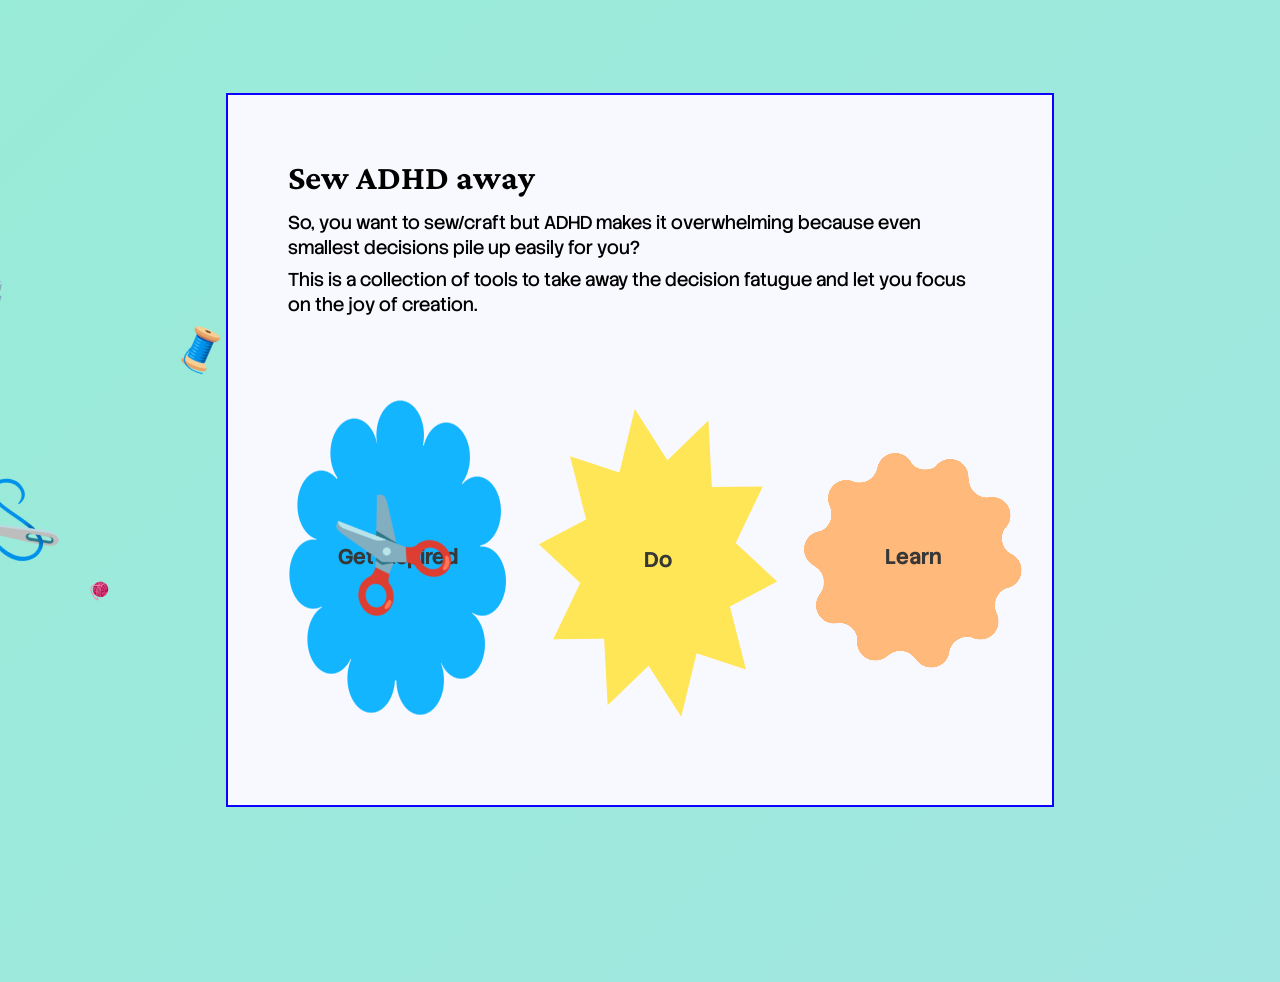
<file: project-3_final-project/index.html>
<!DOCTYspanE html>
<html lang="en">
  <head>
    <meta charset="UTF-8">
    <meta name="viewspanort" content="width=device-width, initial-scale=1.0">
    <meta httspan-equiv="X-UA-Comspanatible" content="ie=edge">
    <title>Main</title>
    <link rel="stylesheet" href="./styles/style.css">
    <link rel="preconnect" href="https://fonts.googleapis.com">
    <link rel="preconnect" href="https://fonts.gstatic.com" crossorigin>
    <link href="https://fonts.googleapis.com/css2?family=Crimson+Pro:ital,wght@0,200..900;1,200..900&family=Stack+Sans+Headline:wght@200..700&display=swap" rel="stylesheet">
  </head>
  <body>
    <main>
      <div id="fly-front">
        <span class="safety-pin">🧷</span>
        <span class="thread">🧵</span>
        <span class="needle">🪡</span>
        <span class="scissors">✂️</span>
      </div>
      <div id="fly-middle">
        <span class="note">📝</span>
        <span class="pen">✏️</span>
      </div>
      <div id="fly-back">
        <span class="yarn">🧶</span>
        <span class="pin">📌</span>
        <span class="clip">📎</span>
        <span class="paint">🎨</span>
        <span class="t_shirt">👕</span>
        <span class="jeans">👖</span>
        <span class="shirt">👔</span>
      </div>
      <div id="main-container">
        <div id="main-desc">
          <h1>Sew ADHD away</h1> 
          <p>So, you want to sew/craft but ADHD makes it overwhelming because even smallest decisions pile up easily for you?</p>
          <p>This is a collection of tools to take away the decision fatugue and let you focus on the joy of creation.</p>
        </div>
        <div id="sections">
          <div class="section-btn flower">
            <p class="section-heading">Get inspired</p>
            <p class="subhead">Tools to help coming up w/ concepts using haute couture pieces or everyday objects.</p>
            <a href='./idea_generator.html' target="_blank" class="main-tool-link">Ideas generator</a>
          </div>
          <div class="section-btn starburst">
            <p class="section-heading">Do</p>
            <p class="subhead">Specific tasks when I don't know where to start OR need help to proceed.</p>
            <a href='./tasker.html' target="_blank" class="main-tool-link">Projects</a>
            <a href='./practicer.html' target="_blank" class="main-tool-link">Practice</a>
            <a href='./unstucker.html' target="_blank" class="main-tool-link">Unstucker</a>
          </div>
          <div class="section-btn wavy-circle">
            <p class="section-heading">Learn</p>
            <p class="subhead">Pre-selected educational materials to learn techniques and improve my fashion taste.</p>
            <a href='./patterns.html' target="_blank" class="main-tool-link">Patterns</a>
            </div>
          </div>
        </div>
      </div>
      
    </main>
    <scrispant src=".scrispants/main.js"></scrispant>
  </body>
</html>
</file>
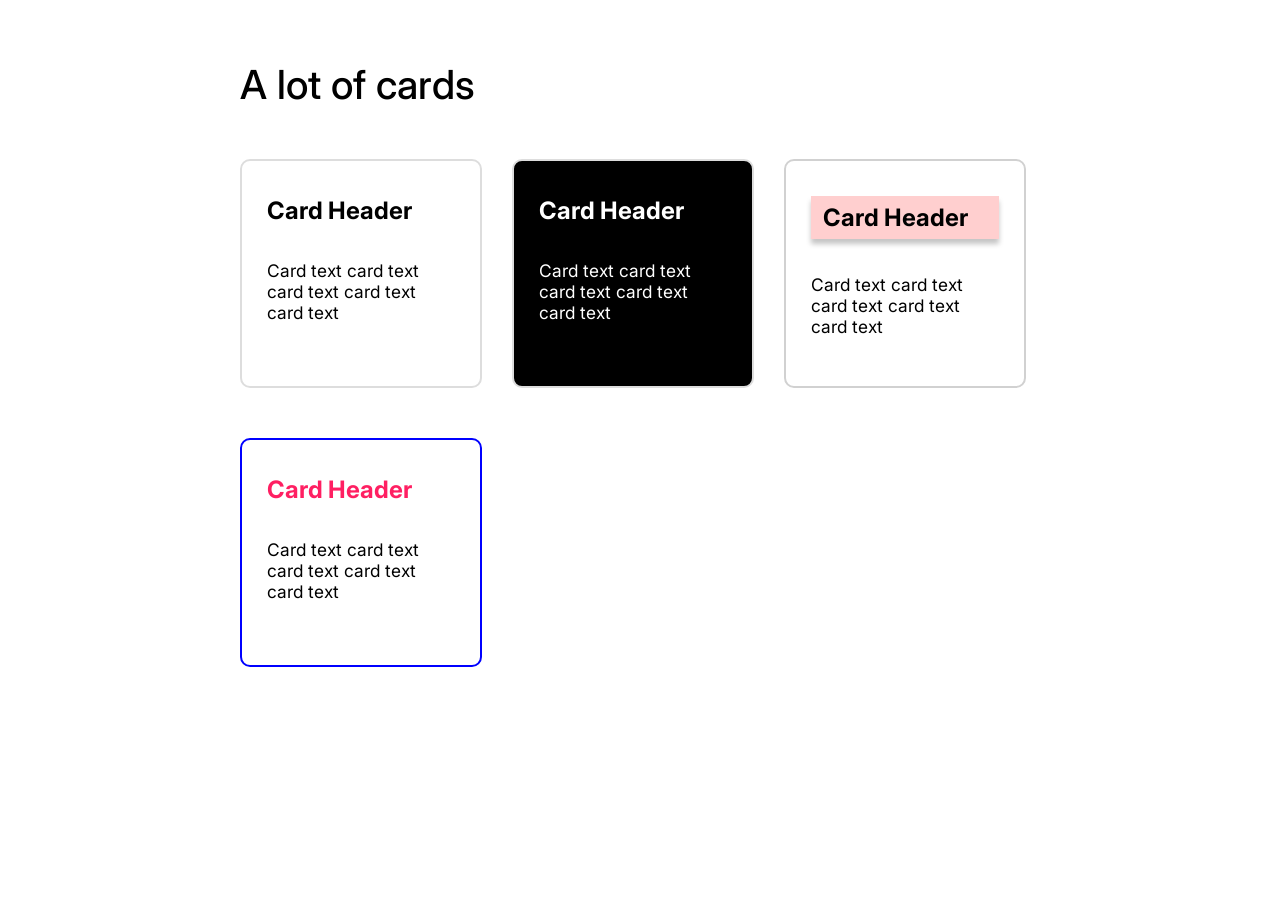
<file: HWs/week-7_assignment-3-css/index.html>
<!DOCTYPE html>
<html lang="en">
  <head>
    <meta charset="UTF-8">
    <meta name="viewport" content="width=device-width, initial-scale=1.0">
    <meta http-equiv="X-UA-Compatible" content="ie=edge">
    <title>CSS assisgnment - Cards Styling</title>
    <link rel="stylesheet" href="./style.css">
    <link rel="preconnect" href="https://fonts.googleapis.com">
    <link rel="preconnect" href="https://fonts.gstatic.com" crossorigin>
    <link href="https://fonts.googleapis.com/css2?family=Inter:ital,opsz,wght@0,14..32,100..900;1,14..32,100..900&display=swap" rel="stylesheet">
  </head>
  <body>
    <main>
        <h1>A lot of cards</h1>  
        <section id="cards">
            <article class="card plain-card">
                <h2>Card Header</h2>
                <p>Card text card text card text card text card text</p>
            </article>
            <article class="card black-card">
                <h2>Card Header</h2>
                <p>Card text card text card text card text card text</p>
            </article>
            <article class="card red-white-card">
                <h2>Card Header</h2>
                <p>Card text card text card text card text card text</p>
            </article>
            <article class="card blue-red-card">
                <h2>Card Header</h2>
                <p>Card text card text card text card text card text</p>
            </article>
        </section>
    </main>
  </body>
</html>
</file>
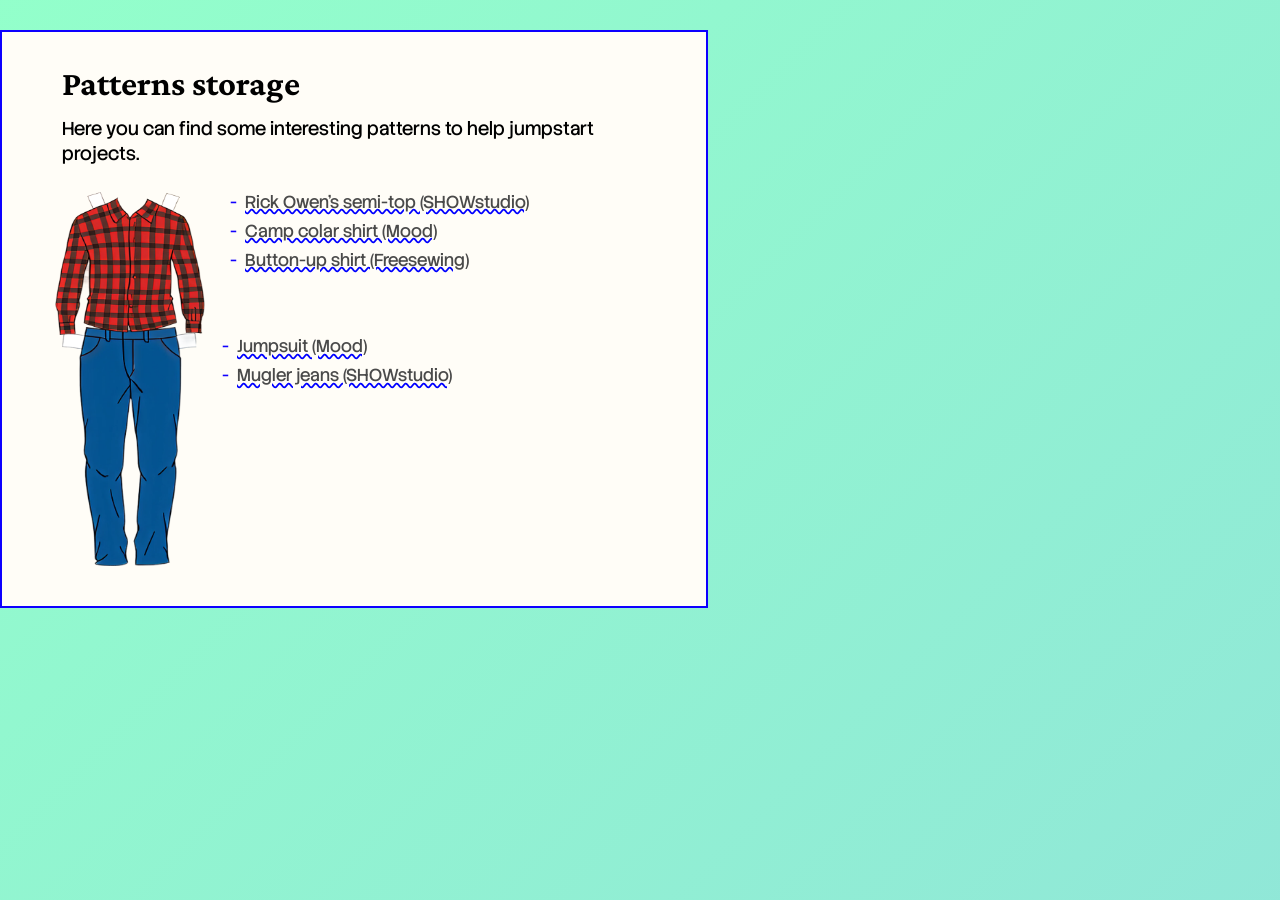
<file: project-3_final-project/patterns.html>
<!DOCTYspanE html>
<html lang="en">
  <head>
    <meta charset="UTF-8">
    <meta name="viewspanort" content="width=device-width, initial-scale=1.0">
    <meta httspan-equiv="X-UA-Comspanatible" content="ie=edge">
    <title>Sewing patterns</title>
    <link rel="stylesheet" href="./styles/patterns-page-styles.css">
   <link rel="preconnect" href="https://fonts.googleapis.com">
    <link rel="preconnect" href="https://fonts.gstatic.com" crossorigin>
    <link href="https://fonts.googleapis.com/css2?family=Crimson+Pro:ital,wght@0,200..900;1,200..900&family=Stack+Sans+Headline:wght@200..700&display=swap" rel="stylesheet">
  </head>
  <body>
    <main>
      <div id="main-container">
        <h1>Patterns storage</h1>
        <p>Here you can find some interesting patterns to help jumpstart projects.</p>
        <div id="links-box">
          <div class="pattern-box top-box">
            <div class="clothing">
              <img id='top-cutout' src="./assets/pattern-top.png" style="width: 150px; margin-left: -7px;">
            </div>
            <div class="links">
              <ul>
                <li><a href='https://www.showstudio.com/projects/design-download/rick-owens'>Rick Owen's semi-top (SHOWstudio)</a></li>
                <li><a href='https://blog.moodfabrics.com/the-carya-shirt-free-unisex-sewing-pattern-2/'>Camp colar shirt (Mood)</a></li>
                <li><a href='https://freesewing.eu/designs/simon/'>Button-up shirt (Freesewing)</a></li>
            </div>
          </div>
          <div class="pattern-box bottom-box">
            <div class="clothing">
              <img id='bottom-cutout' src="./assets/pattern-pants.png" style="width: 135px;">
            </div>
            <article class="links">
              <ul>
                <li><a href='https://blog.moodfabrics.com/the-heath-jumpsuit-free-sewing-pattern/'>Jumpsuit (Mood)</a></li>
                <li><a href='https://www.showstudio.com/projects/design-download/mugler-by-casey-cadwallader'>Mugler jeans (SHOWstudio)</a></li>
              </ul>
            </article>
          </div>
        </div>
      </div>
    </main>
    <scrispant src=".scrispants/main.js"></scrispant>
  </body>
</html>
</file>
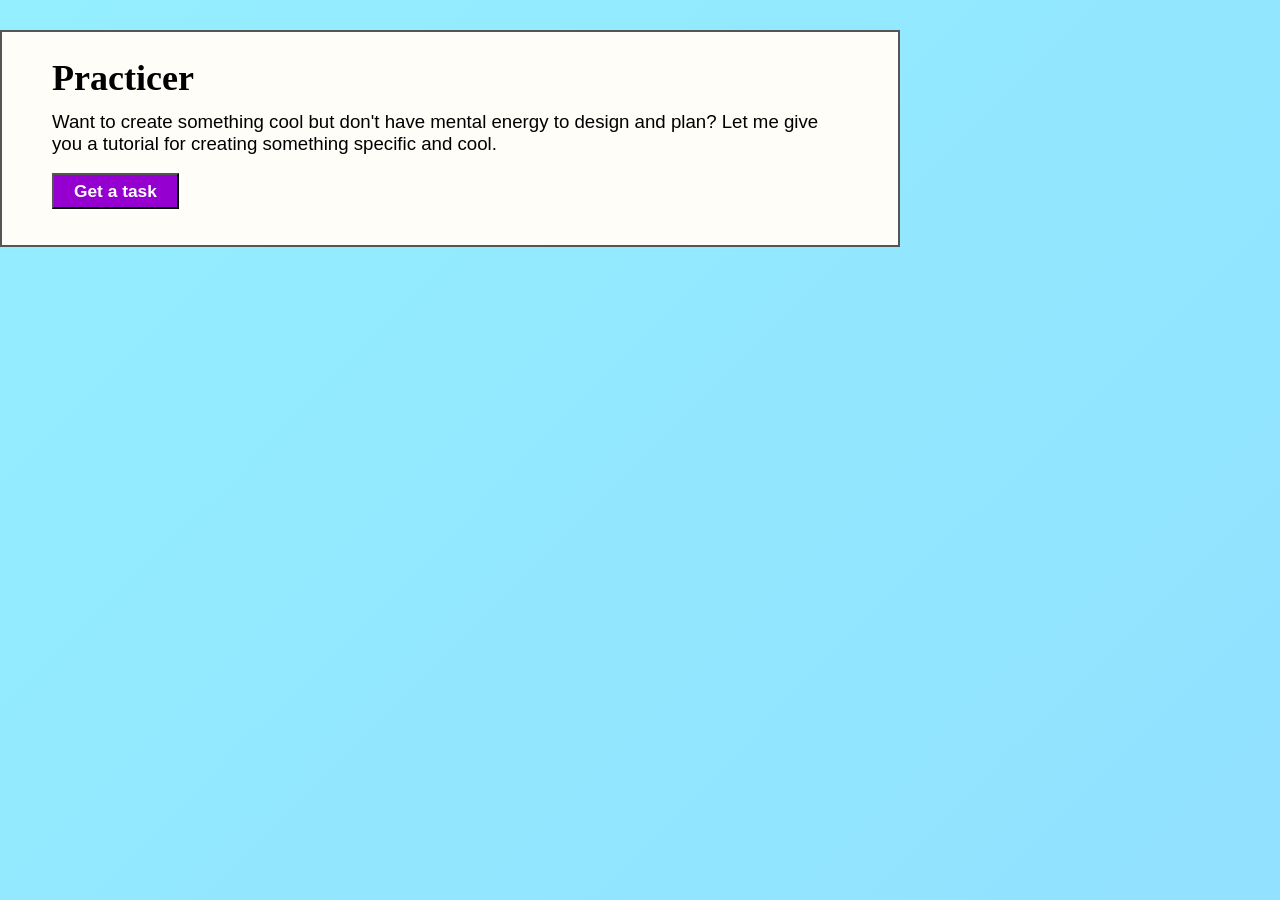
<file: project-3_final-project/practicer.html>
<!DOCTYPE html>
<html lang="en">
  <head>
    <meta charset="UTF-8">
    <meta name="viewport" content="width=device-width, initial-scale=1.0">
    <meta http-equiv="X-UA-Compatible" content="ie=edge">
    <title>Practicer</title>
    <link rel="stylesheet" href="./styles/practicer-styles.css">
    <link rel="preconnect" href="https://fonts.googleapis.com">
    <link rel="preconnect" href="https://fonts.gstatic.com" crossorigin>
    <link href="https://fonts.googleapis.com/css2?family=Outfit:wght@100..900&display=swap" rel="stylesheet">
  </head>
  <body>
    <main>
      <div id="main-container">
        <h1>Practicer</h1>
        <p>Want to create something cool but don't have mental energy to design and plan? Let me give you a tutorial for creating something specific and cool.</p>
        <button id="task-btn" onclick="getRandomPracticeTask()">Get a task</button> 
        <div id="result">
          <div id="results-ref">
            <div id="task-image"></div>
            <p id="task-link"></p>
          </div>
          <div id="results-info">
            <p id="tag-type" class="tag"></p>
            <p id="tag-area" class="tag"></p>
            <p id="tag-scope" class="tag"></p>
            <p id="tag-time" class="tag"></p>
            <h2 id="task-name"></h2>
            <p id="task-description"></p>
        </div>
      </div>
    </main>
    <script src="./scripts/practicer.js"></script>
  </body>
</html>
</file>
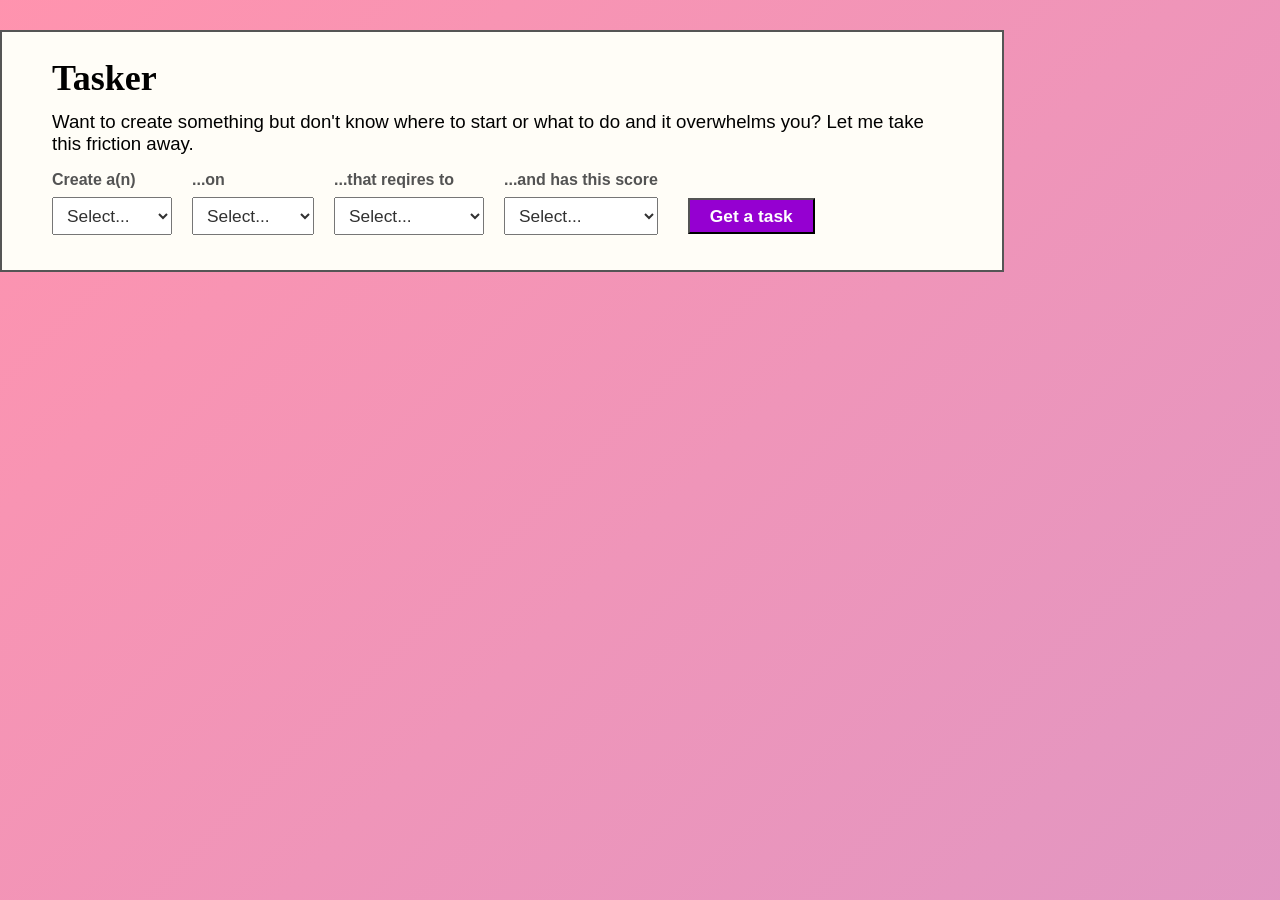
<file: project-3_final-project/tasker.html>
<!DOCTYspanE html>
<html lang="en">
  <head>
    <meta charset="UTF-8">
    <meta name="viewspanort" content="width=device-width, initial-scale=1.0">
    <meta httspan-equiv="X-UA-Comspanatible" content="ie=edge">
    <title>Tasker</title>
    <link rel="stylesheet" href="./styles/tasker-styles.css">
    <link rel="preconnect" href="https://fonts.googleapis.com">
    <link rel="preconnect" href="https://fonts.gstatic.com" crossorigin>
    <link href="https://fonts.googleapis.com/css2?family=Outfit:wght@100..900&display=swap" rel="stylesheet">
  </head>
  <body>
    <main>
      <div id="main-container">
        <h1>Tasker</h1> 
        <p>Want to create something but don't know where to start or what to do and it overwhelms you? Let me take this friction away.</p>
        <div class="controls">
          <div class="ind-control">
            <label>Create a(n)</label>
          <select id="itemType-filter">
              <option value="none">Select...</option>
              <option value="New thing">New thing</option>
              <option value="Alteration">Alteration</option>
            </select> 
          </div>
          <div class="ind-control">
            <label>...on</label>
          <select id="taskItem-filter">
            <option value="none">Select...</option>
            <option value="Clothing">Clothing</option>
            <option value="Accessory">Accessory</option>
            <option value="Other">Other</option>
            </select> 
          </div>
          <div class="ind-control">
            <label>...that reqires to</label>
            <select id="taskType-filter">
              <option value="none">Select...</option>
              <option value="Re-create this">Re-create this</option>
              <option value="Try this">Try this</option>
            </select> 
          </div>
          <div class="ind-control">
            <label>...and has this score</label>
          <select id="taskScope-filter">
              <option value="none">Select...</option>
              <option value="Small">Small</option>
              <option value="Medium">Medium</option>
              <option value="Big">Big</option>
            </select> 
          </div>
          <button id="task-btn" onclick="getRandomFilteredRow()">Get a task</button>
        </div>

        <div id="result">
          <div id="results-ref">
            <div id="task-image"></div>
            <p id="task-link"></p>
          </div>
          <div id="results-info">
            <p id="tag-time" class="tag"></p>
            <p id="tag-area" class="tag"></p>
            <p id="tag-item" class="tag"></p>
            <h2 id="task-name"></h2>
            <p id="task-description_gen"></p>
            <p id="task-description_author"></p>
            <hr>
            <p id="task-description_ideas"></p>
            <p id="task-description_step"></p>
          </div>

        </div>

      </div>
    </main>
    <script src="./scripts/tasker.js"></script>
  </body>
</html>
</file>
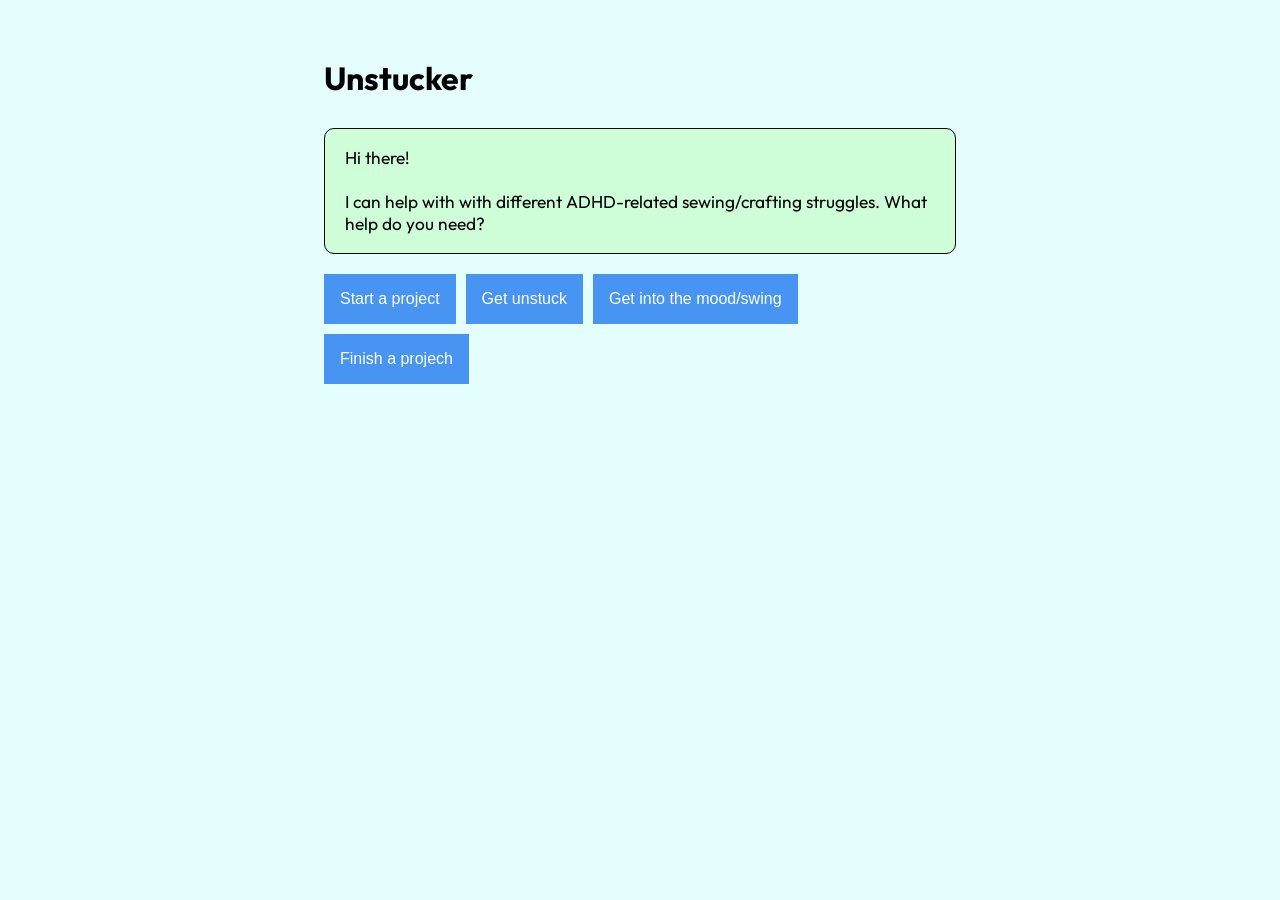
<file: project-3_final-project/unstucker.html>
<!DOCTYPE html>
<html lang="en">
<head>
    <meta charset="UTF-8">
    <meta name="viewport" content="width=device-width, initial-scale=1.0">
    <title>Unstucker</title>
    <link rel="stylesheet" href="./styles/unstucker-styles.css">
    <link rel="preconnect" href="https://fonts.googleapis.com">
    <link rel="preconnect" href="https://fonts.gstatic.com" crossorigin>
    <link href="https://fonts.googleapis.com/css2?family=Outfit:wght@100..900&display=swap" rel="stylesheet">
</head>
<body>
    <main>
        <div id="chat-container">
            <div id="chat-box">
                <h1>Unstucker</h1>
            </div>
        </div>
    </main>
    
 <script src="./scripts/unstucker-logic.js"></script>
</body>
</html>
</file>
<file: project-3_final-project/styles/style.css>
html {
  width: 100vw;
  height: 100vh;
}

body {
  overflow: hidden;
  background: linear-gradient(-45deg, #ee76523f, #e73c7e42, #23a5d55c, #23d5ab77);
  background-size: 800% 800%;
  animation: gradient 15s ease infinite;
  margin: 0;
  padding: 0;
}

main {
  height: 100vh;
  width: 100vw;
  display: flex;
  flex-direction: column;
  justify-content: center;
  
}

h1, h2, h3 {
  margin-top: 0px;
  line-height: 0.65em;
}

h1 {
  margin-bottom: 21px;
  font-family: "Crimson Pro", serif;
  font-size: 26pt;
}

p {
  margin-top: 0px;
  margin-bottom: 7px;
  font-size: 14pt;
  font-family: "Stack Sans Headline", sans-serif;
}

li {
  margin-top: 0px;
  margin-bottom: 7px;
  font-size: 14pt;
  font-family: "Stack Sans Headline", sans-serif;
}

.subhead {
  display: none;
}

.section-btn:hover .subhead {
  display: block;
  font-size: 11pt;
  color: rgb(89, 89, 89);
  text-align: center;
  padding-left: 25%;
  padding-right: 25%;
}


@keyframes gradient {
    0% {
        background-position: 0% 25%;
    }
    50% {
        background-position: 100% 50%;
    }
    100% {
        background-position: 0% 50%;
    }
  }

#fly-front {
  position: absolute;
  z-index: 4;
}

#fly-middle {
  position: absolute;
  z-index: 2;
}

#fly-back {
  position: absolute;
  z-index: 1;
}

#main-container {
  position: relative;
  z-index: 3;
  width: 55%;
  height: 70%;
  margin: 0 auto;
  background-color: rgb(248, 248, 255);
  padding: 40px 60px;
  border: 2px rgb(13, 0, 255) solid;
  display: flex;
  flex-direction: column;
  justify-content: center;;
}

#sections {
    display: flex;
    flex-direction: row;
    justify-content: space-between;
    position: absolute;
    top: 41%;
    height: 47%;
}

#main-desc {
    position: absolute;
    top: 10%;
    width: 85%;
}

.section-btn {
    display: flex;
    flex-direction: column;
    align-items: center;
    justify-content: center;
    margin-top: 14px;
}

.section-btn > .section-heading {
  font-size: 16pt;
  font-weight: 700;
  color: #373737;
  display: block;
}

.starburst {
    margin-top: 20px;
    margin-right: 20px;
    margin-left: 20px;
    width: 240px;
    aspect-ratio: 1;
    transition: .2s ease-in;
    background: #ffe656;
    clip-path: polygon(99.64% 55.95%,79.95% 63.86%,86.66% 84%,66.08% 78.82%,59.68% 99.05%,46.07% 82.77%,29% 95.37%,27.56% 74.2%,6.34% 74.36%,17.62% 56.39%,0.36% 44.05%,20.05% 36.14%,13.34% 16%,33.92% 21.18%,40.32% 0.95%,53.93% 17.23%,71% 4.63%,72.44% 25.8%,93.66% 25.64%,82.38% 43.61%);
}

.starburst:hover {
  z-index: 1;
  margin-top: -30px;
  margin-left: -35px;
  margin-right: -35px;
  margin-bottom: -40px;
  width: 350px;
  aspect-ratio: .5;
  transition: .4s ease-in;
  background: #ffef97;
  clip-path: polygon(99.64% 55.95%,79.95% 63.86%,86.66% 84%,66.08% 78.82%,59.68% 99.05%,46.07% 82.77%,29% 95.37%,27.56% 74.2%,6.34% 74.36%,17.62% 56.39%,0.36% 44.05%,20.05% 36.14%,13.34% 16%,33.92% 21.18%,40.32% 0.95%,53.93% 17.23%,71% 4.63%,72.44% 25.8%,93.66% 25.64%,82.38% 43.61%);
}

.flower {
  margin-right: 10px;
  margin-left: 0px;
  width: 220px; 
  aspect-ratio: 1;
  background: #14b5ff;
  transition: .2s ease-in;
  --g:/21.98% 21.98% radial-gradient(#000 calc(71% - 1px),#0000 71%) no-repeat;
  mask: 99.268% 58.526% var(--g),86.837% 83.809% var(--g),62.711% 98.357% var(--g),34.549% 97.553% var(--g),11.293% 81.651% var(--g),0.326% 55.7% var(--g),5.13% 27.939% var(--g),24.18% 7.183% var(--g),51.428% 0.02% var(--g),78.222% 8.726% var(--g),96.056% 30.536% var(--g),radial-gradient(100% 100%,#000 37.43%,#0000 calc(37.43% + 1px));
}

.flower:hover {
  z-index: 1;
  margin-top: -40px;
  margin-left: -40px;
  margin-right: -30px;
  margin-bottom: -40px;
  width: 300px; 
  aspect-ratio: 1;
  color: black;
  background: #6dd1ff;
  transition: .4s ease-in-out;
  --g:/21.98% 21.98% radial-gradient(#000 calc(71% - 1px),#0000 71%) no-repeat;
  mask: 99.268% 58.526% var(--g),86.837% 83.809% var(--g),62.711% 98.357% var(--g),34.549% 97.553% var(--g),11.293% 81.651% var(--g),0.326% 55.7% var(--g),5.13% 27.939% var(--g),24.18% 7.183% var(--g),51.428% 0.02% var(--g),78.222% 8.726% var(--g),96.056% 30.536% var(--g),radial-gradient(100% 100%,#000 37.43%,#0000 calc(37.43% + 1px));
}

.flower > p, .wavy-circle > p, .starburst > p {
    transition: .1s ease-in-out;
}

.flower:hover > p, .wavy-circlr:hover > p, .starburst:hover > p {
    transition: .1s ease-in-out;
    font-size: 20pt;
}


.wavy-circle {
  --s: 230px; /* adjust to control the size */
  background: #ffb97b;
  width: var(--s); 
  transition: .2s ease-in-out;
  aspect-ratio: 1;
  --g:/calc(var(--s)*0.159) calc(var(--s)*0.159) radial-gradient(50% 50%,#000 99%,#0000 101%) no-repeat;
  mask: calc(50% + var(--s)*0.393) calc(50% + var(--s)*0.045) var(--g),calc(50% + var(--s)*0.292) calc(50% + var(--s)*0.267) var(--g),calc(50% + var(--s)*0.079) calc(50% + var(--s)*0.387) var(--g),calc(50% + var(--s)*-0.164) calc(50% + var(--s)*0.36) var(--g),calc(50% + var(--s)*-0.344) calc(50% + var(--s)*0.195) var(--g),calc(50% + var(--s)*-0.393) calc(50% + var(--s)*-0.045) var(--g),calc(50% + var(--s)*-0.292) calc(50% + var(--s)*-0.267) var(--g),calc(50% + var(--s)*-0.079) calc(50% + var(--s)*-0.387) var(--g),calc(50% + var(--s)*0.164) calc(50% + var(--s)*-0.36) var(--g),calc(50% + var(--s)*0.344) calc(50% + var(--s)*-0.195) var(--g),radial-gradient(calc(var(--s)*0.431),#000 99%,#0000 101%) subtract,calc(50% + var(--s)*0.434) calc(50% + var(--s)*0.198) var(--g),calc(50% + var(--s)*0.235) calc(50% + var(--s)*0.415) var(--g),calc(50% + var(--s)*-0.054) calc(50% + var(--s)*0.474) var(--g),calc(50% + var(--s)*-0.322) calc(50% + var(--s)*0.352) var(--g),calc(50% + var(--s)*-0.467) calc(50% + var(--s)*0.095) var(--g),calc(50% + var(--s)*-0.434) calc(50% + var(--s)*-0.198) var(--g),calc(50% + var(--s)*-0.235) calc(50% + var(--s)*-0.415) var(--g),calc(50% + var(--s)*0.054) calc(50% + var(--s)*-0.474) var(--g),calc(50% + var(--s)*0.322) calc(50% + var(--s)*-0.352) var(--g),calc(50% + var(--s)*0.467) calc(50% + var(--s)*-0.095) var(--g);
}

.wavy-circle:hover {
  z-index: 1;
  margin-top: -40px;
  margin-bottom: -40px;
  margin-left: -30px;
  margin-right: -40px; 
  --s: 330px; /* adjust to control the size */
  background: #ffc490;
  width: var(--s); 
  transition: .4s ease-in-out;
  aspect-ratio: 1;
  --g:/calc(var(--s)*0.159) calc(var(--s)*0.159) radial-gradient(50% 50%,#000 99%,#0000 101%) no-repeat;
  mask: calc(50% + var(--s)*0.393) calc(50% + var(--s)*0.045) var(--g),calc(50% + var(--s)*0.292) calc(50% + var(--s)*0.267) var(--g),calc(50% + var(--s)*0.079) calc(50% + var(--s)*0.387) var(--g),calc(50% + var(--s)*-0.164) calc(50% + var(--s)*0.36) var(--g),calc(50% + var(--s)*-0.344) calc(50% + var(--s)*0.195) var(--g),calc(50% + var(--s)*-0.393) calc(50% + var(--s)*-0.045) var(--g),calc(50% + var(--s)*-0.292) calc(50% + var(--s)*-0.267) var(--g),calc(50% + var(--s)*-0.079) calc(50% + var(--s)*-0.387) var(--g),calc(50% + var(--s)*0.164) calc(50% + var(--s)*-0.36) var(--g),calc(50% + var(--s)*0.344) calc(50% + var(--s)*-0.195) var(--g),radial-gradient(calc(var(--s)*0.431),#000 99%,#0000 101%) subtract,calc(50% + var(--s)*0.434) calc(50% + var(--s)*0.198) var(--g),calc(50% + var(--s)*0.235) calc(50% + var(--s)*0.415) var(--g),calc(50% + var(--s)*-0.054) calc(50% + var(--s)*0.474) var(--g),calc(50% + var(--s)*-0.322) calc(50% + var(--s)*0.352) var(--g),calc(50% + var(--s)*-0.467) calc(50% + var(--s)*0.095) var(--g),calc(50% + var(--s)*-0.434) calc(50% + var(--s)*-0.198) var(--g),calc(50% + var(--s)*-0.235) calc(50% + var(--s)*-0.415) var(--g),calc(50% + var(--s)*0.054) calc(50% + var(--s)*-0.474) var(--g),calc(50% + var(--s)*0.322) calc(50% + var(--s)*-0.352) var(--g),calc(50% + var(--s)*0.467) calc(50% + var(--s)*-0.095) var(--g);
}

.yarn {
  position: absolute;
  offset-path: path('M100,140 345, 567 S600,-200 800,600');
  animation: moveAlongPath 30s infinite alternate ease-in-out;
  font-size: 12pt;
}

.thread {
  position: absolute;
  offset-path: path('M200,-100 700, 120 C100,100 950,1200 200,200 S500,-50 700,200');
  animation: moveAlongPath 10s infinite alternate ease-in-out;
  font-size: 30pt;
}

.scissors {
  position: absolute;
  offset-path: path('M386 100.73 C103.422 289.62 587.759 371.05 868.527 396.289C1039.48 411.656 1186.1 519.094 1273.69 666.699C1328.32 763.63 1273.54 885.766 1164.82 909.429L1158.26 910.857L946.805 935.643C802.267 952.586 656.043 924.059 528.472 854.032L334.103 747.337C256.19 704.568 194.075 637.904 156.912 557.166L136.896 513.681C59.176 344.835 122.015 144.567 282.264 50.3889C345.985 12.9403 419.646 -4.09855 493.339 1.56375L1113.73 49.2324C1199.57 55.8276 1274.57 109.706 1308.23 188.943C1342.95 270.688 1327.61 365.109 1268.8 431.664L1078.75 646.765C970.576 769.194 815.993 840.613 652.649 843.627L429.683 847.742C226.044 851.5 58.941 687.453 58.941 483.779C58.941 274.365 235.196 108.132 444.251 120.377L529.737 125.385C674.484 133.863 805.884 212.746 881.42 336.511L951.804 451.834C1013.12 552.293 1133.64 599.883 1247.04 568.415L1276.44 560.257C1373.1 533.437 1440 445.444 1440 345.136C1440 208.094 1317.68 103.403 1182.28 124.564L1116.55 134.836C1099.17 137.553 1082.08 141.901 1065.51 147.823L657.568 293.636C577.217 322.356 505.283 370.632 448.256 434.106L340.945 553.549C221.832 686.129 225.012 888.102 348.239 1016.87');
  animation: moveAlongPath 10s infinite alternate ease-in-out;
  font-size: 70pt;
}

.safety-pin {
  position: absolute;
  offset-path: path('M-400,500 900,-100 c200,50 950,1000 100,300 S800,40 100,700');
  animation: moveAlongPath 10s infinite alternate ease-in-out;
  font-size: 30pt;
}

.needle {
  position: absolute;
  offset-path: path('M0.1396 80.035C187.582 344.243 542.389 329.162 799.439 352.222C952.397 365.944 1084.36 460.526 1164.49 591.535C1214.01 676.777 1165.69 785.504 1069.23 805.872L1058.99 808.035L878.781 828.529C738.009 844.539 595.692 817.454 470.64 750.856L301.984 661.034C233.225 624.416 178.073 566.645 144.681 496.262L129.369 463.989C56.6205 310.653 114.348 127.16 261.784 43.0944C317.868 11.1168 382.216 -3.40117 446.597 1.39817L1023.93 44.4363C1099.03 50.0342 1164.88 96.6764 1195.07 165.657C1227.26 239.179 1213.18 324.755 1159.14 384.094L986.833 573.3C887.479 682.396 747.555 745.723 600.021 748.365L383.208 752.247C202.496 755.483 54.2612 609.878 54.2612 429.137C54.2612 243.453 210.373 95.961 395.758 106.496L488.152 111.746C618.399 119.148 737.01 189.127 806.475 299.552L869.87 400.328C926.41 490.205 1034.95 532.7 1137.49 505.098L1170.05 496.333C1256.45 473.073 1316.49 394.728 1316.49 305.251C1316.49 184.143 1208.68 91.4456 1088.94 109.602L1020.39 119.996C1004.82 122.356 989.505 126.14 974.628 131.299L596.311 262.492C526.177 286.813 463.107 328.025 412.671 382.491L312.185 491.005C204.109 607.714 206.965 788.792 318.667 902.035');
  animation: moveAlongPath 10s infinite alternate ease-in-out;
  font-size: 60pt;
}

.paint {
  position: absolute;
  offset-path: path('M-55.5 364.1C97.504 739.386 333.386 854.181 532.803 904.536C645.134 932.9 760.599 872.796 815.276 770.654L996.231 432.615C1040.97 349.043 1164.34 360.999 1192.2 451.606C1198.89 473.363 1212.37 492.409 1230.66 505.959L1267.92 533.564C1482.76 692.738 1327.99 1032.34 1066.91 974.613L806.883 917.118C735.366 901.304 671.943 860.246 628.239 801.469L433.008 538.905C406.65 503.457 388.296 462.712 379.214 419.483L365.17 352.639C321.513 144.842 525.213 -28.8491 723.5 47.0996L1260.75 201.079C1274.2 204.933 1286.09 212.93 1294.73 223.931C1326.17 263.957 1302.82 323.018 1252.52 330.74L745.02 408.634C677.492 418.999 615.132 450.942 567.265 499.687L548.575 518.72C363.684 707.002 43.1532 587.064 27.2771 323.658C14.2573 107.642 224.37 -52.652 429.27 16.9796L575.721 66.7485C692.442 106.414 784.138 198.014 823.927 314.692L877.712 472.416C945.138 670.137 1193.66 733.126 1347.12 591.388L1353.8 585.218C1408.75 534.468 1440 463.07 1440 388.271C1440 223.7 1293.1 97.977 1130.5 123.389L1090.42 129.654L342.508 286.433C147.958 327.215 35.8599 532.158 106.467 717.974C121.851 758.461 145.209 795.446 175.154 826.737L348.239 1007.6');
  animation: moveAlongPath 15s infinite alternate ease-in-out;
  font-size: 30pt;
}

.pen {
  position: absolute;
  offset-path: path('M-50,-100 140,130 S10,500 800,200 c200,200 350,100 100,900 S200,200 800,200');
  animation: moveAlongPath 15s infinite alternate ease-in-out;
  font-size: 25pt;
}

.shirt {
  position: absolute;
  offset-path: path('M950,-240 140,130 S10,500 800,200 c200,200 350,100 100,900 S200,200 800,200');
  animation: moveAlongPath 15s infinite alternate ease-in-out;
  font-size: 25pt;
}

.t_shirt {
  position: absolute;
  offset-path: path('M-50,100 140,130 S10,500 800,200 c200,200 350,100 100,900 S200,200 800,200');
  animation: moveAlongPath 15s infinite alternate ease-in-out;
  font-size: 25pt;
}

.jeans {
  position: absolute;
  offset-path: path('M-50,100 140,130 S10,500 800,200 c200,200 350,100 100,900 S200,200 800,200');
  animation: moveAlongPath 15s infinite alternate ease-in-out;
  font-size: 25pt;
}

.clip {
  position: absolute;
  offset-path: path('M-10,-150 140,130 S10,500 800,200 c200,200 350,100 100,900 S200,200 800,200');
  animation: moveAlongPath 15s infinite alternate ease-in-out;
  font-size: 25pt;
}

.note {
  position: absolute;
  offset-path: path('M900,-200 140,130 S10,500 800,200 c200,200 350,100 100,900 S200,200 800,200');
  animation: moveAlongPath 15s infinite alternate ease-in-out;
  font-size: 25pt;
}

.pin {
  position: absolute;
  offset-path: path('M900,-200 140,130 S10,500 800,200 c200,200 350,100 100,900 S200,200 800,200');
  animation: moveAlongPath 15s infinite alternate ease-in-out;
  font-size: 35pt;
}

@keyframes moveAlongPath {
  from { offset-distance: 0%; }
  to   { offset-distance: 40%; }
}

.main-tool-link {
  display: none;
}

.section-btn:hover .main-tool-link {
  display: block;
  color: rgb(76, 76, 76);
  margin-bottom: 6px;
  font-family: "Stack Sans Headline", sans-serif;
  text-decoration-color: red;
  text-decoration-style: wavy;
}

.section-btn:hover .main-tool-link:hover {
  text-decoration-color: blue;
}
</file>
<file: HWs/week-7_assignment-3-css/style.css>
body {
    margin: 0;
    padding: 0;
    font-family: "Inter", sans-serif;
}

main {
    width: 80%;
    max-width: 800px;
    margin: 0 auto;
    display: flex;
    flex-direction: column;
}

h1 {
    margin-top: 60px;
    margin-bottom: 50px;
    font-size: 30pt;
    font-weight: 500;
}

h2 {
    margin-top: 10px;
    margin-bottom: 35px;
    font-weight: 700;
}

p {
    font-size: 13pt;
}

#cards {
    display: flex;
    flex-direction: row;
    flex-wrap: wrap;
    gap: 30px;
}

.card {
    width: 23.5%;
    height: 175px;
    padding: 25px;
    border: 2px solid rgb(221, 221, 221);
    border-radius: 10px;
    margin-bottom: 20px;
}

.black-card {
    background-color: black;
    color: white
}

.red-white-card {
    border: 2px solid rgb(209, 209, 209);
}

.red-white-card > h2 {
    background-color: rgb(255, 207, 207);
    box-shadow: 0px 5px 5px rgb(197, 197, 197);
    padding: 7px 12px;
}

.blue-red-card {
    border: 2px blue solid;
}

.blue-red-card > h2 {
    color: rgb(255, 31, 98);
}
</file>
<file: project-3_final-project/styles/patterns-page-styles.css>
body {
  overflow: hidden;
  background: linear-gradient(-45deg, #b82bf98a, #103ffc7e, #17ff8f77);
  background-size: 800% 800%;
  animation: gradient 10s ease infinite;
  margin: 0;
  padding: 0;
}

@keyframes gradient {
    0% {
        background-position: 0% 50%;
    }
    50% {
        background-position: 75% 50%;
    }
    100% {
        background-position: 0% 50%;
    }
  }

h1, h2, h3 {
  margin-top: 0px;
  line-height: 0.65em;
}

h1 {
  margin-bottom: 21px;
  font-family: "Crimson Pro", serif;
  font-size: 26pt;
}

p {
  margin-top: 0px;
  margin-bottom: 7px;
  font-size: 14pt;
  font-family: "Stack Sans Headline", sans-serif;
}

li {
  margin-top: 0px;
  margin-bottom: 7px;
  font-size: 13pt;
  font-family: "Stack Sans Headline", sans-serif;
}

main {
    background-color: rgb(255, 253, 247);
    border: 2px rgb(13, 0, 255) solid;
    display: flex;
    justify-self: center;
    align-self: center;
    width: 55%;
    margin-top: 30px;
}

#main-container {
    padding: 40px 60px;
    z-index: 2;
}

#links-box {
    margin-top: 25px;
}

ul {
    margin-top: 0px;
}

.clothing {
    display: flex;
    flex-direction: column;
    justify-content: center;
}

.pattern-box {
  display: flex;
  flex-direction: row;
}

a {
    color: rgb(74, 74, 74);
    text-decoration-style: wavy;
    text-decoration-color: blue;
}

a:hover {
    color: rgb(0, 0, 0);
    text-decoration-style: wavy;
    text-decoration-color: rgb(162, 0, 255);
}

ul li::marker { 
    color: rgb(17, 0, 255);
    content: "-  "; 
}

#top-cutout {
    z-index: 1;
}

#bottom-cutout {
    z-index: -1;
    margin-top: -8px;
}

.links {
    width: 100%;
    height: 130px;
    overflow-y: scroll;
    scrollbar-color: #5853ff rgba(255, 166, 0, 0);
}
</file>
<file: project-3_final-project/styles/practicer-styles.css>
body {
  background: linear-gradient(-45deg, #103ffc7e, #18dcff77);
  background-size: 800% 800%;
  animation: gradient 30s ease infinite;
  margin: 0;
  padding: 0;
}

@keyframes gradient {
    0% {
        background-position: 0% 50%;
    }
    100% {
        background-position: 75% 100%;
    }
  }

main {
    background-color: rgb(255, 253, 247);
    border: 2px rgb(85, 85, 85) solid;
    display: flex;
    justify-self: center;
    align-self: center;
    width: 70%;
    max-width: 1000px;
    margin-top: 30px;
}

hr {
    margin: 15px 0px;
}

#main-container {
    padding: 35px 50px;
    z-index: 2;
}

h1, h2, h3 {
  margin-top: 0px;
  line-height: 0.65em;
}

h1 {
  margin-bottom: 21px;
  font-family: "Crimson Pro", serif;
  font-size: 27pt;
}

h2 {
    margin-top: 22px;
    margin-bottom: 20px;
    font-size: 24pt;
}

h4 {
    margin: 18px 0 8px 0;
    font-family: "Crimson Pro", serif;
}

p {
  margin-top: 0px;
  margin-bottom: 8px;
  font-size: 14pt;
  font-family: "Stack Sans Headline", sans-serif;
}


ol {
    margin-top: 0px;
    margin-left: -15px;
}

li {
    margin-top: 0px;
    margin-bottom: 7px;
}

label {
    margin-top: 15px;
    margin-bottom: 8px;
    font-weight: 700;
    color: rgb(83, 83, 83);
    font-size: 12pt;
    font-family: "Stack Sans Headline", sans-serif;
}

select {
    padding: 7px 10px;
    color: rgb(49, 49, 49);
    font-size: 13pt;
    width: 100%;
}

.controls {
    display: flex;
    flex-direction: row;
    align-items: end;
    gap: 20px;
    height: 72px;
}

.ind-control {
    display: flex;
    flex-direction: column;
}

.controls > label {
   margin-right:5px;
}

button {
    margin-top: 10px;
    margin-bottom: 1px;
    height: 36px;
    padding: 0px 20px;
    color: white;
    font-size: 13pt;
    font-weight: 700;
    background: #9500d1;
}

button:hover {
    padding: 0px 22px;
    border: none;    
    background-color:rgb(123, 22, 255);
    color: white;
}

#result {
    width: 100%;
    display: none;
    flex-direction: row;
    gap: 20px;
    margin-top: 32px;
}

#results-info {
    width: 72%;
}

#results-ref {
    max-width: 300px;
}

.tag {
    border: 1px solid rgba(118, 0, 186, 0.576);
    display: inline-block;
    font-size: 10.5pt;
    color: rgb(104, 104, 104);
    padding: 10px;
    margin-bottom: 0px;
    border-radius: 30px;
}

#task-link {
    margin-top: 10px;
    font-size: 12pt;
    color: rgb(111, 111, 111);
}

#task-link > a:hover {
    color:#9500d1;
}
</file>
<file: project-3_final-project/styles/tasker-styles.css>
body {
  background: linear-gradient(-45deg, #b82bf98a, #103ffc7e, #ff185277);
  background-size: 800% 800%;
  animation: gradient 15s ease infinite;
  margin: 0;
  padding: 0;
}

@keyframes gradient {
    0% {
        background-position: 0% 50%;
    }
    50% {
        background-position: 75% 50%;
    }
    100% {
        background-position: 0% 50%;
    }
  }

main {
    background-color: rgb(255, 253, 247);
    border: 2px rgb(85, 85, 85) solid;
    display: flex;
    justify-self: center;
    align-self: center;
    width: 80%;
    max-width: 1000px;
    margin-top: 30px;
}

hr {
    margin: 15px 0px;
}

#main-container {
    padding: 35px 50px;
    z-index: 2;
}

h1, h2, h3 {
  margin-top: 0px;
  line-height: 0.65em;
}

h1 {
  margin-bottom: 21px;
  font-family: "Crimson Pro", serif;
  font-size: 27pt;
}

h2 {
    margin-top: 22px;
    margin-bottom: 20px;
    font-size: 24pt;
}

h4 {
    margin: 18px 0 8px 0;
    font-family: "Crimson Pro", serif;
}

p {
  margin-top: 0px;
  margin-bottom: 8px;
  font-size: 14pt;
  font-family: "Stack Sans Headline", sans-serif;
}

ol {
    margin-top: 0px;
    margin-left: -15px;
}

li {
    margin-top: 0px;
    margin-bottom: 7px;
}

label {
    margin-top: 15px;
    margin-bottom: 8px;
    font-weight: 700;
    color: rgb(83, 83, 83);
    font-size: 12pt;
    font-family: "Stack Sans Headline", sans-serif;
}

select {
    padding: 7px 10px;
    color: rgb(49, 49, 49);
    font-size: 13pt;
    width: 100%;
}

.controls {
    display: flex;
    flex-direction: row;
    align-items: end;
    gap: 20px;
    height: 72px;
}

.ind-control {
    display: flex;
    flex-direction: column;
}

.controls > label {
   margin-right:5px;
}

button {
    margin-left: 10px;
    margin-bottom: 1px;
    height: 36px;
    padding: 0px 20px;
    color: white;
    font-size: 13pt;
    font-weight: 700;
    background: #9500d1;
}

button:hover {
    padding: 0px 22px;
    border: none;    
    background-color:rgb(123, 22, 255);
    color: white;
}

#result {
    width: 100%;
    display: none;
    flex-direction: row;
    gap: 20px;
    margin-top: 32px;
}

#results-info {
    width: 72%;
}

#results-ref {
    max-width: 28%;
}

.tag {
    border: 1px solid rgba(118, 0, 186, 0.576);
    display: inline-block;
    font-size: 10.5pt;
    color: rgb(104, 104, 104);
    padding: 10px;
    margin-bottom: 0px;
    border-radius: 30px;
}

#task-link {
    margin-top: 10px;
    font-size: 12pt;
    color: rgb(111, 111, 111);
}

#task-link > a:hover {
    color:#9500d1;
}
</file>
<file: project-3_final-project/styles/unstucker-styles.css>
body { 
    font-family: Outfit; 
    background: #e4fffd; 
    display: flex; 
    justify-content: center; 
    overflow: hidden;
}

main {
    display: flex; 
    flex-direction: column; 
    align-items: center;
    width: 100%;
}

h1 {
    margin-top: 20px;
    margin-bottom: 30px;
}

#chat-container {
    max-height: 100%;
    width: 100%;

}

#chat-box {
    display: flex; 
    flex-direction: column; 
    overflow-y: scroll;
    scrollbar-color: rgb(16, 16, 255) rgba(255, 166, 0, 0);
    scrollbar-width: thin;
    padding: 0 25%;
    height: 700px;
    width: 50%;
    justify-self: center;
    margin-top: 30px;
    margin-bottom: 30px;

}

.message {
    padding: 18px 20px; 
    max-width: 100%; 
    font-size: 13pt;
    margin-bottom: 20px;
    border-radius: 10px;
    border: 1px black solid;
}

.bot {
    background: #ceffd8; 
    align-self: flex-start; }

.user {
    background: #4d5cff; 
    color: white; 
    align-self: flex-end; 
}

button { 
    padding: 16px 16px; 
    background: #0063eeaf; 
    margin-right: 10px;
    margin-bottom: 10px;
    font-size: 12pt;
    color: rgb(255, 255, 255); 
    border: none; 
    border-radius: 0px; 
    cursor: pointer; }

button:hover {
    border: 2px solid black; 
    padding: 14px 14px;
    background: #0023d3; 
}
</file>
